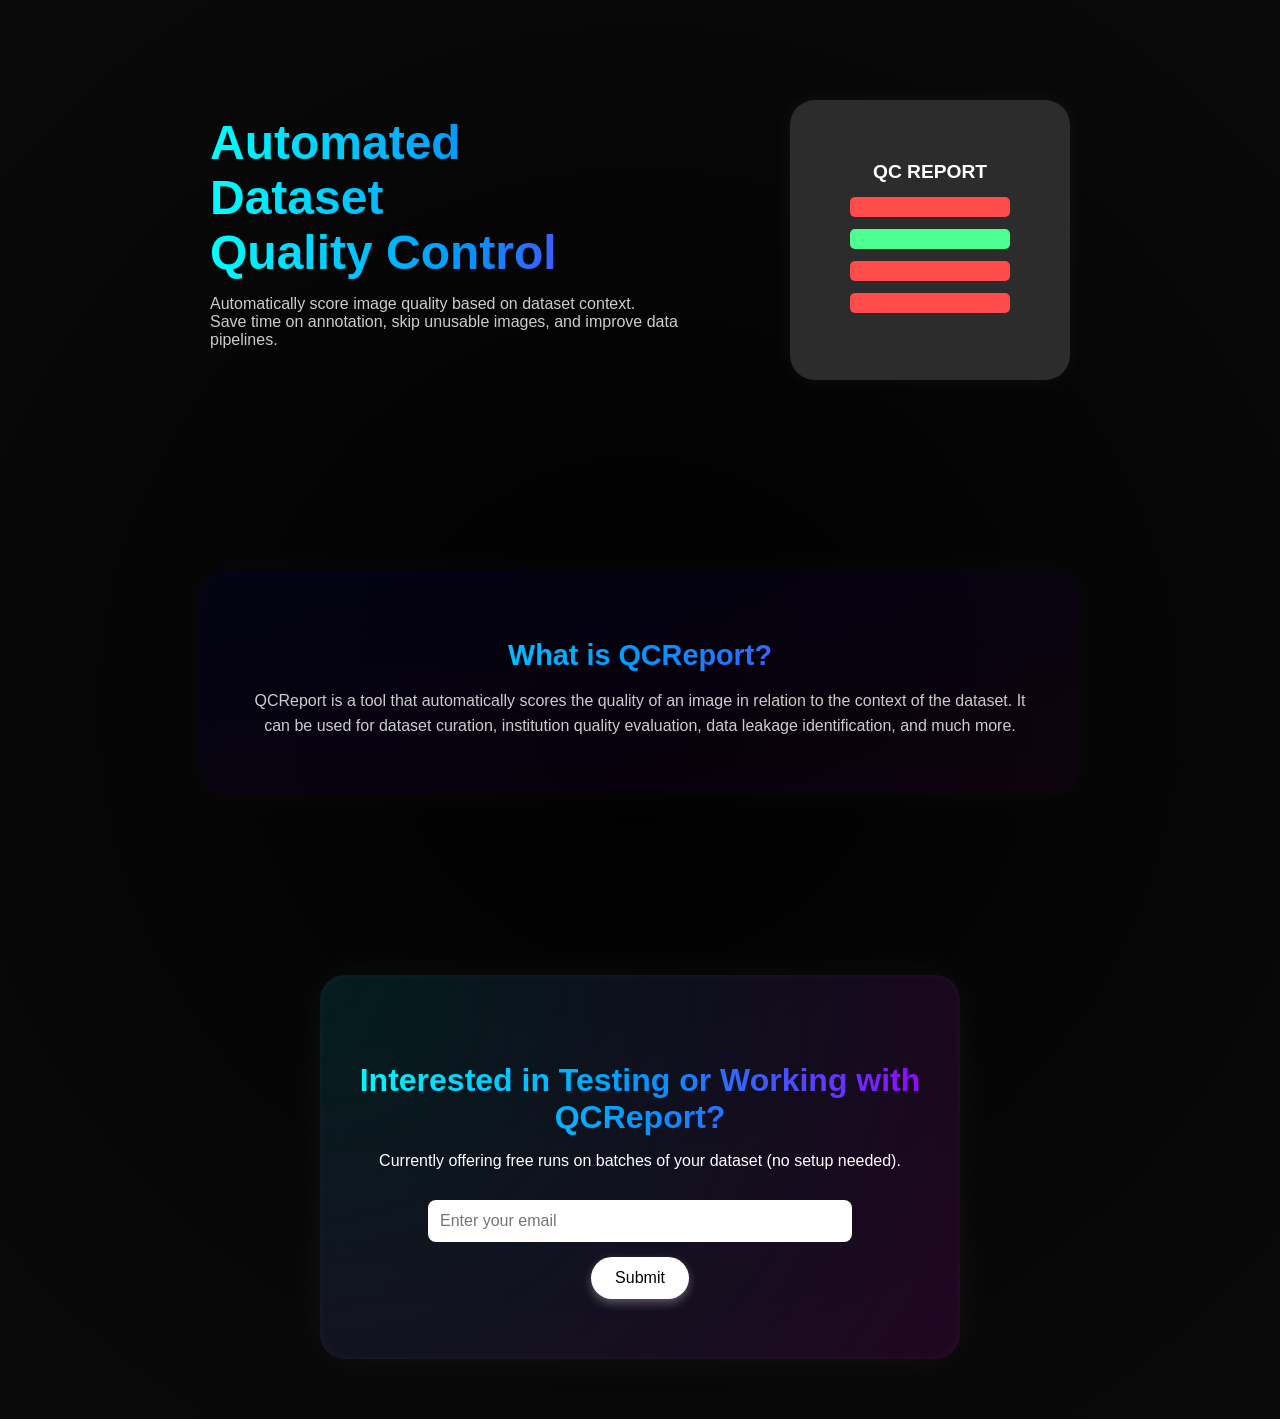
<file: index.html>
<!DOCTYPE html>
<html lang="en">
<head>
  <meta charset="UTF-8">
  <meta name="viewport" content="width=device-width, initial-scale=1.0">
  <script async src="https://www.googletagmanager.com/gtag/js?id=G-JJM0G68VXR"></script>
  <script>
      window.dataLayer = window.dataLayer || [];
      function gtag(){dataLayer.push(arguments);}
      gtag('js', new Date());

      gtag('config', 'G-JJM0G68VXR');
  </script>
  <link rel="icon" href="assets/QC.png" type="image/png" />
  <title>QCReport</title>
  <style>
    body {
      margin: 0;
      font-family: 'Segoe UI', Tahoma, Geneva, Verdana, sans-serif;
      background: radial-gradient(circle at center, #000000 0%, #0a0a0a 100%);
      color: white;
      overflow-x: hidden;
    }

    .header {
      display: flex;
      justify-content: center;
      align-items: center;
      flex-direction: row;
      flex-wrap: wrap;
      padding: 80px 20px 80px;
      gap: 40px;
    }

    .header-text {
      max-width: 500px;
      padding: 20px;
    }

    .header-text h1 {
      font-size: 3rem;
      font-weight: 800;
      margin: 0;
      background: linear-gradient(to right, #0ff, #09f, #90f);
      -webkit-background-clip: text;
      -webkit-text-fill-color: transparent;
    }

    .header-text p {
      font-size: 1rem;
      margin-top: 15px;
      color: #ccc;
    }

    .graphic {
      width: 280px;
      height: 280px;
      border-radius: 25px;
      background-color: #2c2c2c;
      display: flex;
      flex-direction: column;
      justify-content: center;
      align-items: center;
      margin: 20px;
      animation: float 3s ease-in-out infinite;
      box-shadow: 0 0 20px rgba(255, 255, 255, 0.05);
    }

    .bar {
      width: 160px;
      height: 20px;
      border-radius: 5px;
      margin: 6px 0;
      transition: transform 0.3s ease, background-color 0.3s ease;
    }

    .bar:hover {
      transform: scale(1.05);
    }

    .red { background-color: #ff4b4b; }
    .green { background-color: #4bff90; }

    .score-text {
      color: white;
      font-size: 1.2rem;
      margin-bottom: 8px;
      font-weight: 600;
    }

    .container {
      max-width: 600px;
      margin: 20vh auto 60px;
      padding: 60px 20px;
      text-align: center;
      background: radial-gradient(circle at top left, rgba(0, 255, 255, 0.1), rgba(255, 0, 255, 0.1));
      border-radius: 25px;
      box-shadow: 0 0 40px rgba(255, 255, 255, 0.05), inset 0 0 10px rgba(255, 255, 255, 0.05);
      backdrop-filter: blur(6px);
    }

    .container h2 {
      font-size: 2rem;
      margin-bottom: 10px;
      background: linear-gradient(to right, #0ff, #09f, #90f);
      -webkit-background-clip: text;
      -webkit-text-fill-color: transparent;
    }

    form {
      margin-top: 30px;
    }

    input[type="email"] {
      padding: 12px;
      font-size: 1rem;
      border: none;
      border-radius: 8px;
      width: 70%;
      max-width: 400px;
      margin-bottom: 15px;
    }

    button {
      display: block;
      margin: 0 auto;
      padding: 12px 24px;
      font-size: 1rem;
      background-color: #fff;
      color: #000;
      border: none;
      border-radius: 50px;
      cursor: pointer;
      box-shadow: 0 4px 10px rgba(255, 255, 255, 0.3);
    }

    button:hover {
      background-color: #ddd;
    }

    .info-section {
      max-width: 800px;
      margin: 40px auto 100px;
      padding: 40px;
      background: linear-gradient(to bottom right, rgba(0, 0, 50, 0.3), rgba(50, 0, 50, 0.2));
      border-radius: 25px;
      box-shadow: 0 0 40px rgba(255, 255, 255, 0.03);
      text-align: center;
      margin-top: 10vh;
    }

    .info-section h3 {
      font-size: 1.8rem;
      margin-bottom: 15px;
      background: linear-gradient(to right, #0ff, #09f, #90f);
      -webkit-background-clip: text;
      -webkit-text-fill-color: transparent;
    }

    .info-section p {
      font-size: 1rem;
      color: #ccc;
      line-height: 1.6;
    }

    @keyframes float {
      0% { transform: translateY(0); }
      50% { transform: translateY(-10px); }
      100% { transform: translateY(0); }
    }

    @media (max-width: 768px) {
      .header {
        flex-direction: column;
        text-align: center;
      }
      .graphic {
        margin-top: 20px;
      }
    }
  </style>
</head>
<body>
  <section class="header">
    <div class="header-text">
      <h1>Automated<br>Dataset<br>Quality Control</h1>
      <p>Automatically score image quality based on dataset context.<br>
      Save time on annotation, skip unusable images, and improve data pipelines.</p>
    </div>
    <div class="graphic">
      <div class="score-text">QC REPORT</div>
      <div class="bar red"></div>
      <div class="bar green"></div>
      <div class="bar red"></div>
      <div class="bar red"></div>
    </div>
  </section>

  <section class="info-section">
    <h3>What is QCReport?</h3>
    <p>QCReport is a tool that automatically scores the quality of an image in relation to the context of the dataset. It can be used for dataset curation, institution quality evaluation, data leakage identification, and much more.</p>
  </section>

  <div class="container">
    <h2>Interested in Testing or Working with QCReport?</h2>
    <p>Currently offering free runs on batches of your dataset (no setup needed).</p>
    <form action="https://formspree.io/f/xzzgyrqw" method="POST">
      <input type="email" name="email" placeholder="Enter your email" required>
      <br>
      <button type="submit">Submit</button>
    </form>
  </div>

</body>
</html>
</file>
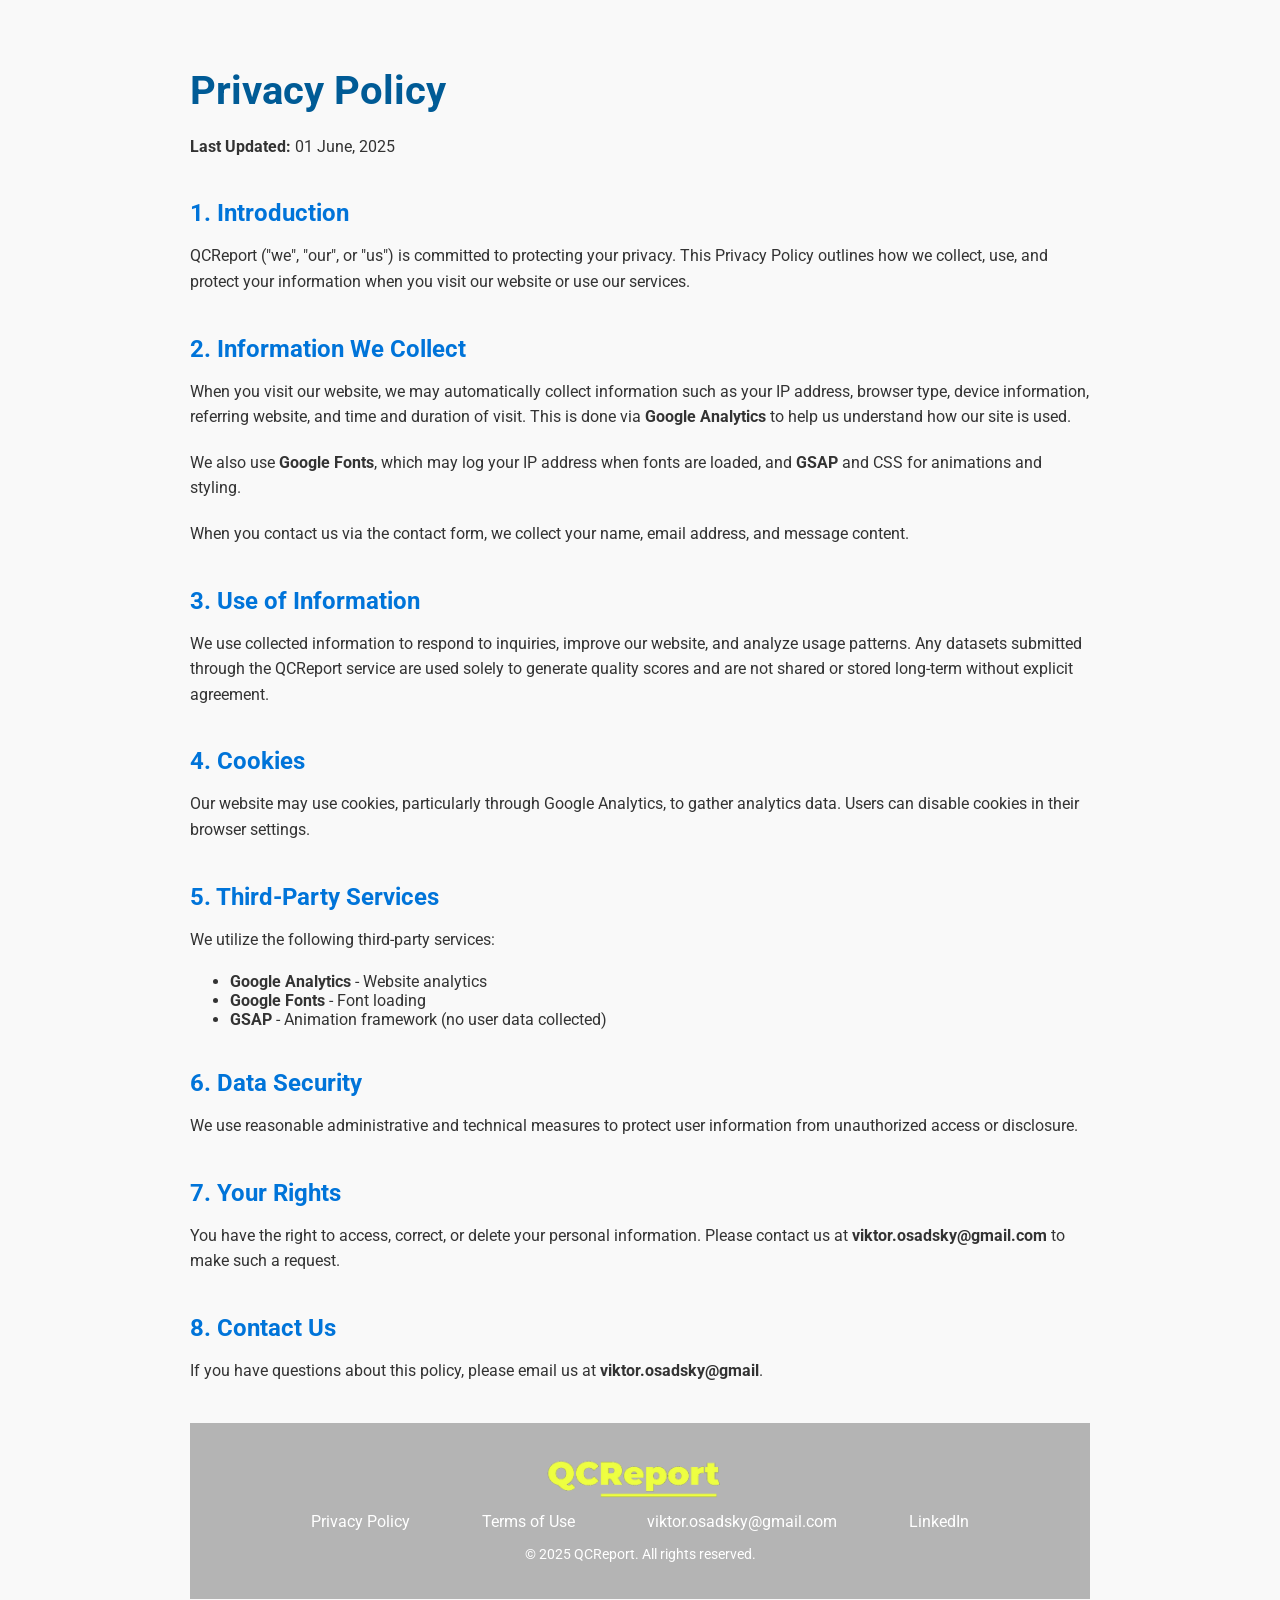
<file: privacy.html>
<!DOCTYPE html>
<html lang="en">
<head>
    <meta charset="UTF-8" />
    <meta name="viewport" content="width=device-width, initial-scale=1.0" />
    <script async src="https://www.googletagmanager.com/gtag/js?id=G-JJM0G68VXR"></script>
    <script>
        window.dataLayer = window.dataLayer || [];
        function gtag(){dataLayer.push(arguments);}
        gtag('js', new Date());

        gtag('config', 'G-JJM0G68VXR');
    </script>
    <title>Privacy Policy | QCReport</title>
    <link href="https://fonts.googleapis.com/css2?family=Roboto:wght@400;700&display=swap" rel="stylesheet">
    <style>
        body {
            font-family: 'Roboto', sans-serif;
            background-color: #f9f9f9;
            color: #333;
            margin: 0;
            padding: 0;
        }

        .container {
            max-width: 900px;
            margin: 0 auto;
            padding: 40px 20px;
        }

        h1 {
            font-size: 2.5rem;
            margin-bottom: 20px;
            color: #005b96;
        }

        h2 {
            font-size: 1.5rem;
            margin-top: 40px;
            margin-bottom: 10px;
            color: #0074d9;
        }

        p {
            line-height: 1.6;
            margin-bottom: 20px;
        }

        .section {
            margin-bottom: 40px;
        }
        footer {
            background-color: rgba(22, 22, 22, 0.3);
            padding: 4vh 3vw;
            display: flex;
            justify-content: center;
            align-items: center;
            flex-wrap: wrap;
        }

        .footer-logo {
            display: flex;
            align-items: center;
            margin-bottom: 1vh;
        }

        .footer-logo img {
            height: 40px;
            margin-right: 10px;
        }

        .footer-links {
            width: 80%;
            display: flex;
            justify-content: space-between;
            flex-wrap: wrap;
        }

        .footer-bottom {
            width: 100%;
            text-align: center;
            margin-top: 15px;
            font-size: 0.9em;
            color: #ffffff;
        }

        .footer-links a {
            text-decoration: none;
            color: #ffffff;
        }

        .footer-links a:hover {
            text-decoration: underline;
        }

    @media (max-width: 767px) {
        .footer-logo {
            margin-bottom: 2vh;
        }
        footer {
            padding-left: 3vw;
            padding-right: 3vw;
            padding-top: 4vh;
            padding-bottom: 0.3vh;
        }
        .footer-links {
            flex-direction: column;
            align-items: center;
            width: 100%;
            gap: 1vh;
        }
        .footer-bottom {
            margin-top: 2vh;
            font-size: 3vw;
        }
}
    </style>
</head>
<body>
    <div class="container">
        <h1>Privacy Policy</h1>
        <p><strong>Last Updated:</strong> 01 June, 2025</p>

        <div class="section">
            <h2>1. Introduction</h2>
            <p>QCReport ("we", "our", or "us") is committed to protecting your privacy. This Privacy Policy outlines how we collect, use, and protect your information when you visit our website or use our services.</p>
        </div>

        <div class="section">
            <h2>2. Information We Collect</h2>
            <p>When you visit our website, we may automatically collect information such as your IP address, browser type, device information, referring website, and time and duration of visit. This is done via <strong>Google Analytics</strong> to help us understand how our site is used.</p>
            <p>We also use <strong>Google Fonts</strong>, which may log your IP address when fonts are loaded, and <strong>GSAP</strong> and CSS for animations and styling.</p>
            <p>When you contact us via the contact form, we collect your name, email address, and message content.</p>
        </div>

        <div class="section">
            <h2>3. Use of Information</h2>
            <p>We use collected information to respond to inquiries, improve our website, and analyze usage patterns. Any datasets submitted through the QCReport service are used solely to generate quality scores and are not shared or stored long-term without explicit agreement.</p>
        </div>

        <div class="section">
            <h2>4. Cookies</h2>
            <p>Our website may use cookies, particularly through Google Analytics, to gather analytics data. Users can disable cookies in their browser settings.</p>
        </div>

        <div class="section">
            <h2>5. Third-Party Services</h2>
            <p>We utilize the following third-party services:
                <ul>
                    <li><strong>Google Analytics</strong> - Website analytics</li>
                    <li><strong>Google Fonts</strong> - Font loading</li>
                    <li><strong>GSAP</strong> - Animation framework (no user data collected)</li>
                </ul>
            </p>
        </div>

        <div class="section">
            <h2>6. Data Security</h2>
            <p>We use reasonable administrative and technical measures to protect user information from unauthorized access or disclosure.</p>
        </div>

        <div class="section">
            <h2>7. Your Rights</h2>
            <p>You have the right to access, correct, or delete your personal information. Please contact us at <strong>viktor.osadsky@gmail.com</strong> to make such a request.</p>
        </div>

        <div class="section">
            <h2>8. Contact Us</h2>
            <p>If you have questions about this policy, please email us at <strong>viktor.osadsky@gmail</strong>.</p>
        </div>
        <footer>
          <div class="footer-logo">
            <a href="index.html">
                <img src="assets/QCReportLogo.png" alt="QCReport Logo">
            </a>
          </div>

          <div class="footer-links">
            <a href="privacy.html" target="_blank" rel="noopener noreferrer">Privacy Policy</a>
            <a href="terms.html" target="_blank" rel="noopener noreferrer">Terms of Use</a>
            <a href="mailto:viktor.osadsky@gmail.com">viktor.osadsky@gmail.com</a>
            <a href="https://www.linkedin.com/in/viktor-osadsky-537644288/" target="_blank" rel="noopener noreferrer">LinkedIn</a>
          </div>

          <div class="footer-bottom">
            &copy; 2025 QCReport. All rights reserved.
          </div>
        </footer>
    </div>
</body>
</html>
</file>
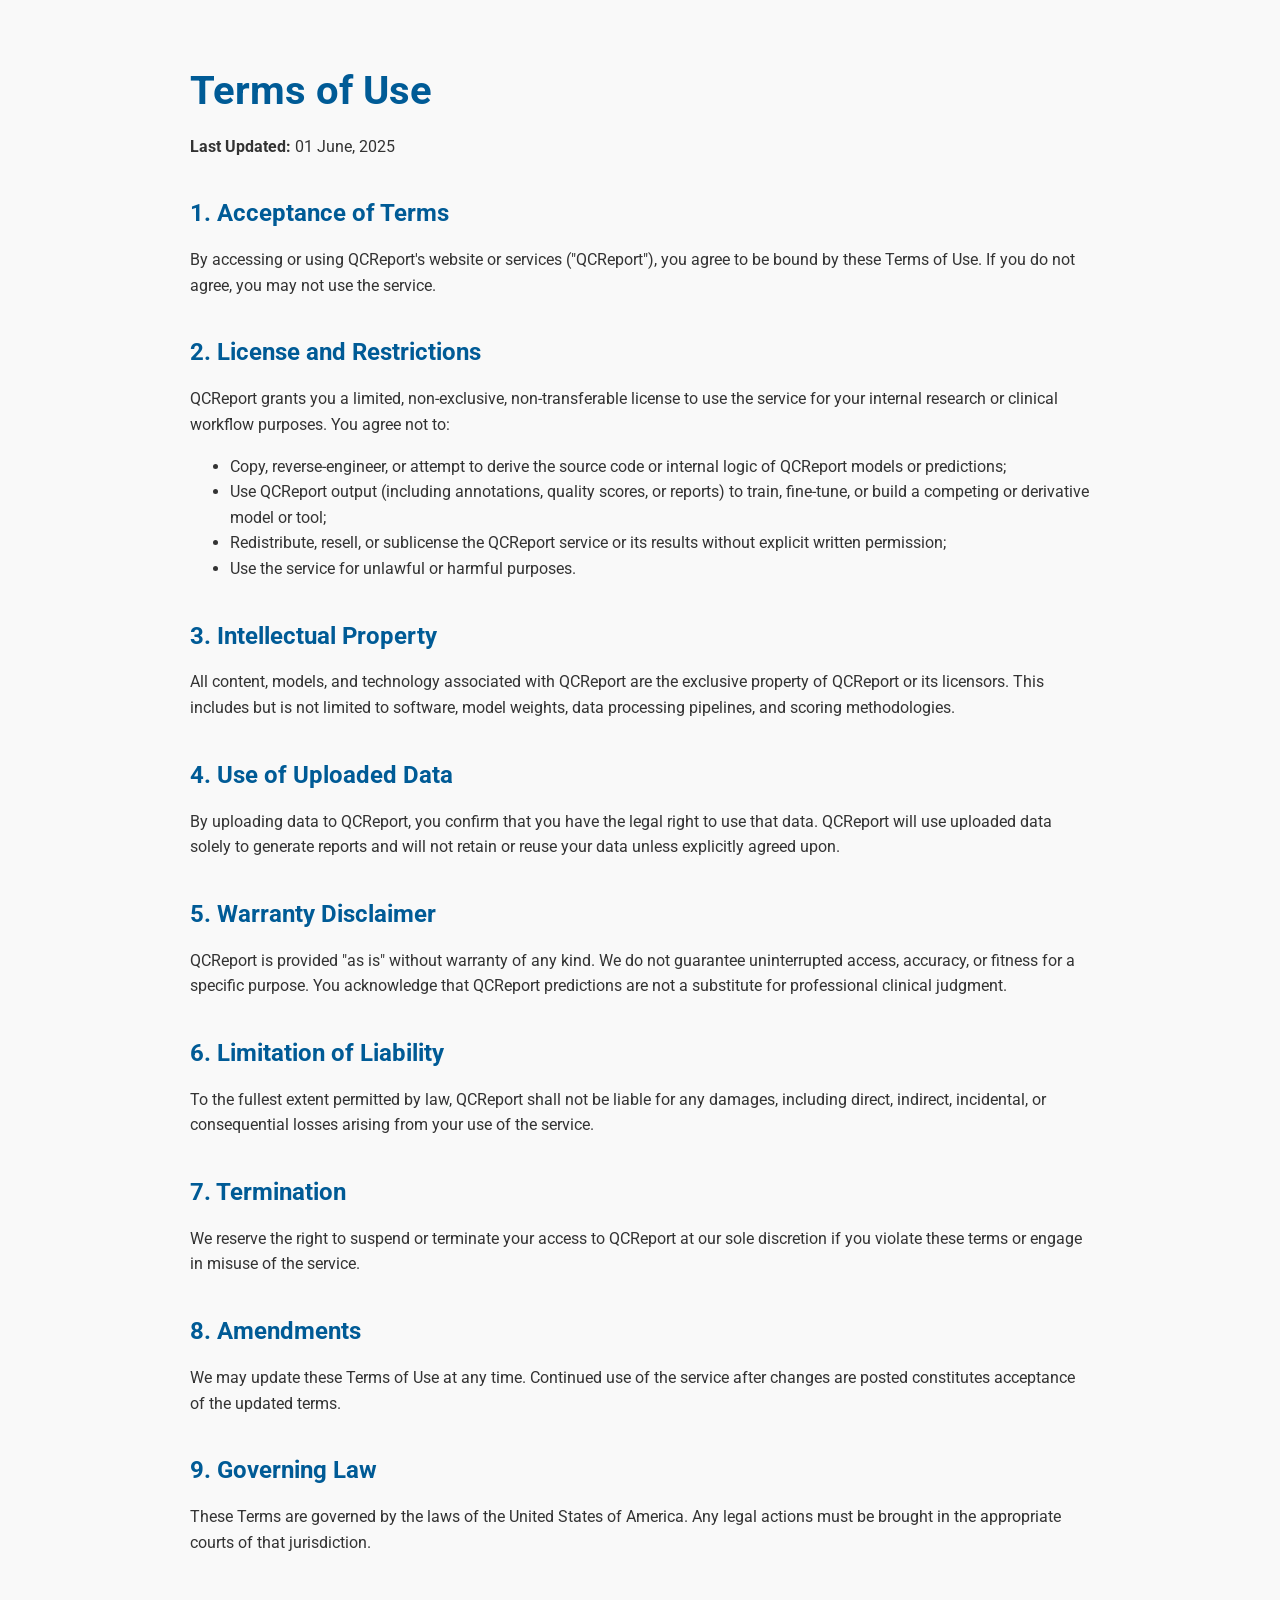
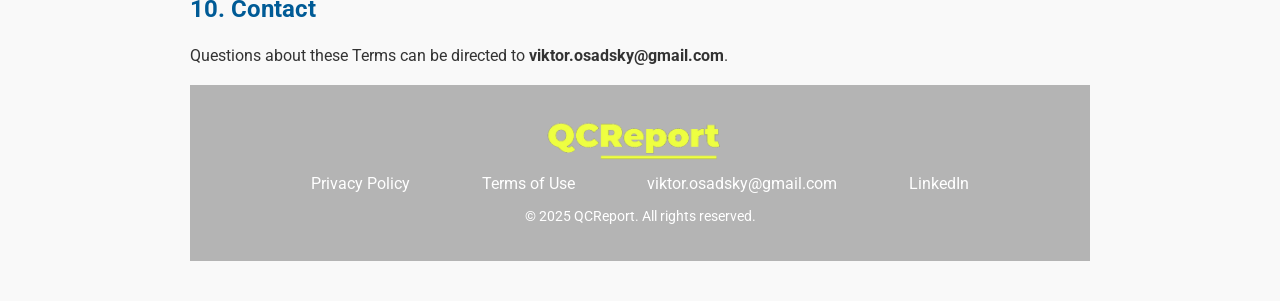
<file: terms.html>
<!DOCTYPE html>
<html lang="en">
<head>
  <meta charset="UTF-8">
  <meta name="viewport" content="width=device-width, initial-scale=1.0">
  <script async src="https://www.googletagmanager.com/gtag/js?id=G-JJM0G68VXR"></script>
  <script>
      window.dataLayer = window.dataLayer || [];
      function gtag(){dataLayer.push(arguments);}
      gtag('js', new Date());

      gtag('config', 'G-JJM0G68VXR');
  </script>
  <title>Terms of Use | QCReport</title>
  <link href="https://fonts.googleapis.com/css2?family=Roboto:wght@400;700&display=swap" rel="stylesheet">
  <style>
    body {
      font-family: 'Roboto', sans-serif;
      background-color: #f9f9f9;
      color: #333;
      margin: 0;
      padding: 0;
    }
    .container {
      max-width: 900px;
      margin: 0 auto;
      padding: 40px 20px;
    }
    h1, h2 {
      color: #005b96;
    }
    h1 {
      font-size: 2.5rem;
      margin-bottom: 20px;
    }
    h2 {
      font-size: 1.5rem;
      margin-top: 40px;
    }
    p, li {
      line-height: 1.6;
    }
    footer {
        background-color: rgba(22, 22, 22, 0.3);
        padding: 4vh 3vw;
        display: flex;
        justify-content: center;
        align-items: center;
        flex-wrap: wrap;
    }

    .footer-logo {
        display: flex;
        align-items: center;
        margin-bottom: 1vh;
    }

    .footer-logo img {
        height: 40px;
        margin-right: 10px;
    }

    .footer-links {
        width: 80%;
        display: flex;
        justify-content: space-between;
        flex-wrap: wrap;
    }

    .footer-bottom {
        width: 100%;
        text-align: center;
        margin-top: 15px;
        font-size: 0.9em;
        color: #ffffff;
    }

    .footer-links a {
        text-decoration: none;
        color: #ffffff;
    }

    .footer-links a:hover {
        text-decoration: underline;
    }
    @media (max-width: 767px) {
        .footer-logo {
            margin-bottom: 2vh;
        }
        footer {
            padding-left: 3vw;
            padding-right: 3vw;
            padding-top: 4vh;
            padding-bottom: 0.3vh;
        }
        .footer-links {
            flex-direction: column;
            align-items: center;
            width: 100%;
            gap: 1vh;
        }
        .footer-bottom {
            margin-top: 2vh;
            font-size: 3vw;
        }
  </style>
</head>
<body>
  <div class="container">
    <h1>Terms of Use</h1>
    <p><strong>Last Updated:</strong> 01 June, 2025</p>

    <h2>1. Acceptance of Terms</h2>
    <p>By accessing or using QCReport's website or services ("QCReport"), you agree to be bound by these Terms of Use. If you do not agree, you may not use the service.</p>

    <h2>2. License and Restrictions</h2>
    <p>QCReport grants you a limited, non-exclusive, non-transferable license to use the service for your internal research or clinical workflow purposes. You agree not to:</p>
    <ul>
      <li>Copy, reverse-engineer, or attempt to derive the source code or internal logic of QCReport models or predictions;</li>
      <li>Use QCReport output (including annotations, quality scores, or reports) to train, fine-tune, or build a competing or derivative model or tool;</li>
      <li>Redistribute, resell, or sublicense the QCReport service or its results without explicit written permission;</li>
      <li>Use the service for unlawful or harmful purposes.</li>
    </ul>

    <h2>3. Intellectual Property</h2>
    <p>All content, models, and technology associated with QCReport are the exclusive property of QCReport or its licensors. This includes but is not limited to software, model weights, data processing pipelines, and scoring methodologies.</p>

    <h2>4. Use of Uploaded Data</h2>
    <p>By uploading data to QCReport, you confirm that you have the legal right to use that data. QCReport will use uploaded data solely to generate reports and will not retain or reuse your data unless explicitly agreed upon.</p>

    <h2>5. Warranty Disclaimer</h2>
    <p>QCReport is provided "as is" without warranty of any kind. We do not guarantee uninterrupted access, accuracy, or fitness for a specific purpose. You acknowledge that QCReport predictions are not a substitute for professional clinical judgment.</p>

    <h2>6. Limitation of Liability</h2>
    <p>To the fullest extent permitted by law, QCReport shall not be liable for any damages, including direct, indirect, incidental, or consequential losses arising from your use of the service.</p>

    <h2>7. Termination</h2>
    <p>We reserve the right to suspend or terminate your access to QCReport at our sole discretion if you violate these terms or engage in misuse of the service.</p>

    <h2>8. Amendments</h2>
    <p>We may update these Terms of Use at any time. Continued use of the service after changes are posted constitutes acceptance of the updated terms.</p>

    <h2>9. Governing Law</h2>
    <p>These Terms are governed by the laws of the United States of America. Any legal actions must be brought in the appropriate courts of that jurisdiction.</p>

    <h2>10. Contact</h2>
    <p>Questions about these Terms can be directed to <strong>viktor.osadsky@gmail.com</strong>.</p>
    <footer>
        <div class="footer-logo">
        <a href="index.html">
            <img src="assets/QCReportLogo.png" alt="QCReport Logo">
        </a>
        </div>

        <div class="footer-links">
        <a href="privacy.html" target="_blank" rel="noopener noreferrer">Privacy Policy</a>
        <a href="terms.html" target="_blank" rel="noopener noreferrer">Terms of Use</a>
        <a href="mailto:viktor.osadsky@gmail.com">viktor.osadsky@gmail.com</a>
        <a href="https://www.linkedin.com/in/viktor-osadsky-537644288/" target="_blank" rel="noopener noreferrer">LinkedIn</a>
        </div>

        <div class="footer-bottom">
        &copy; 2025 QCReport. All rights reserved.
        </div>
    </footer>
  </div>
</body>
</html>
</file>
